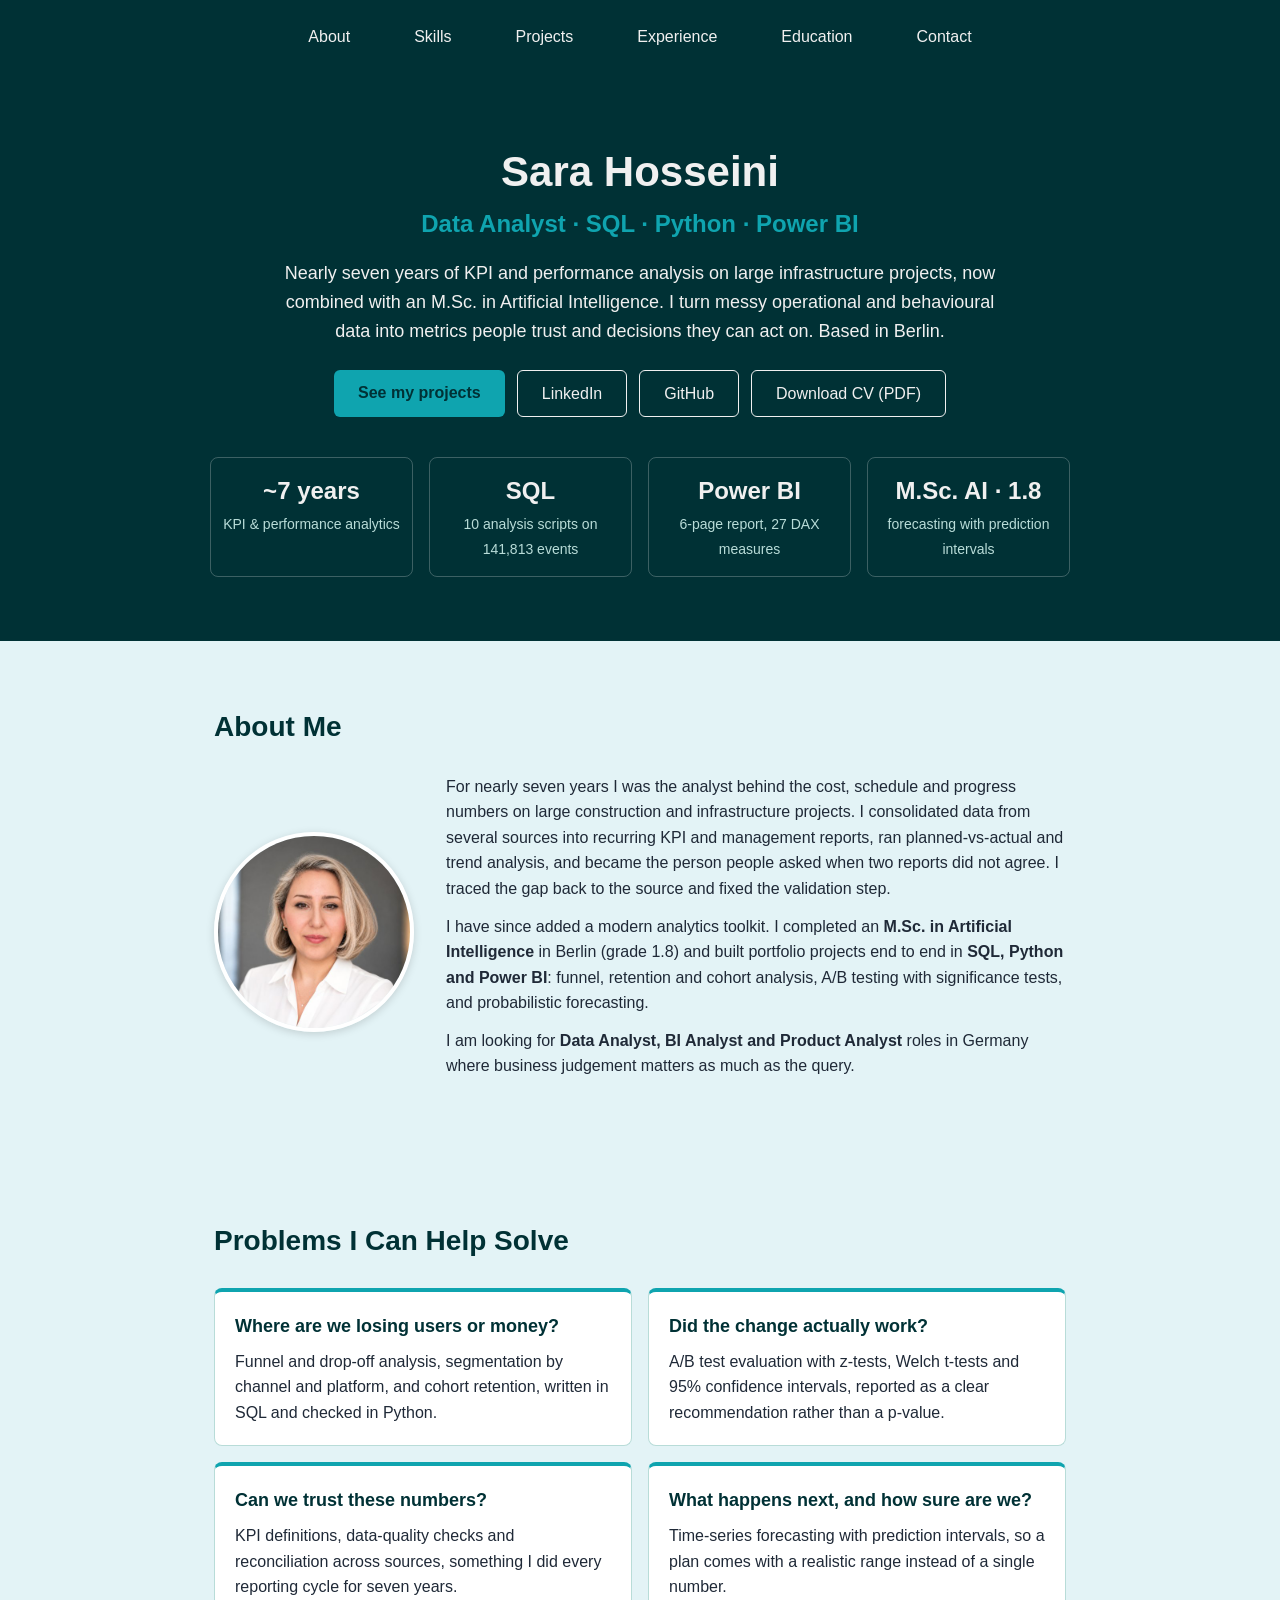
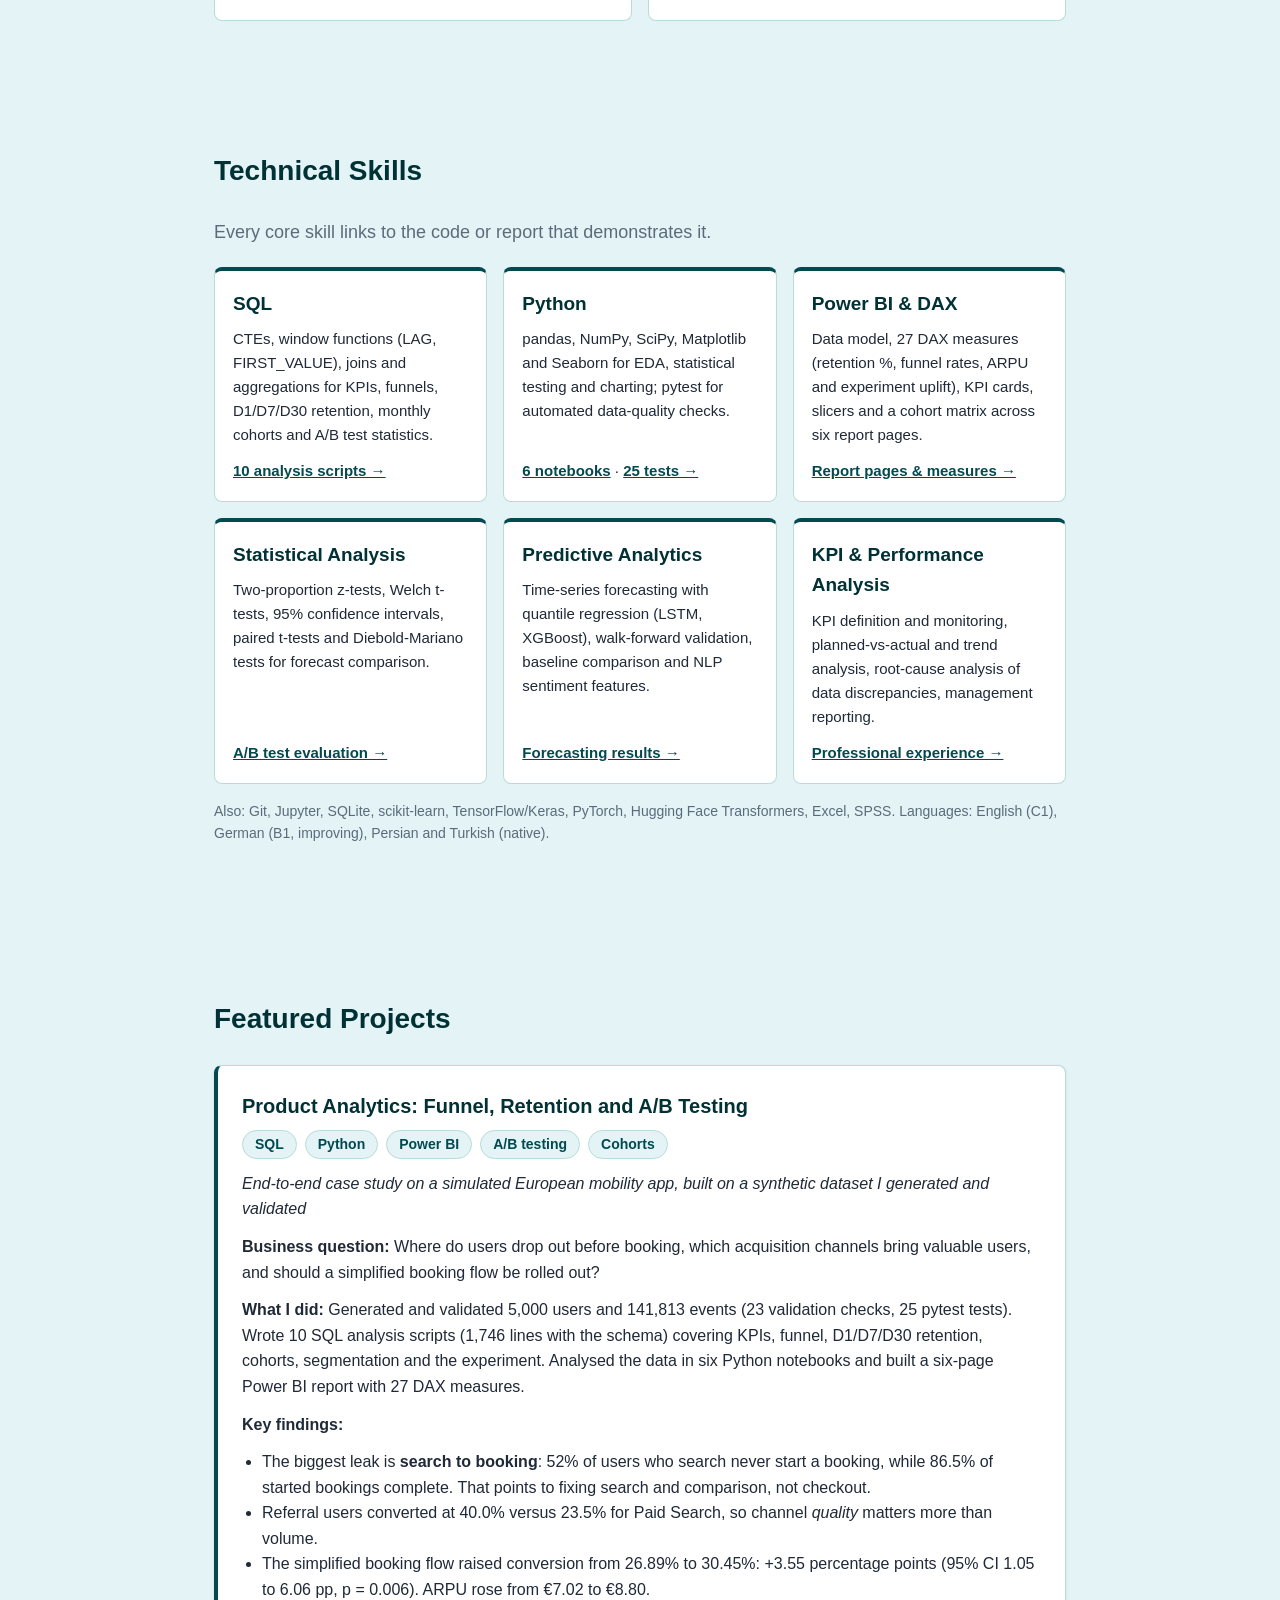
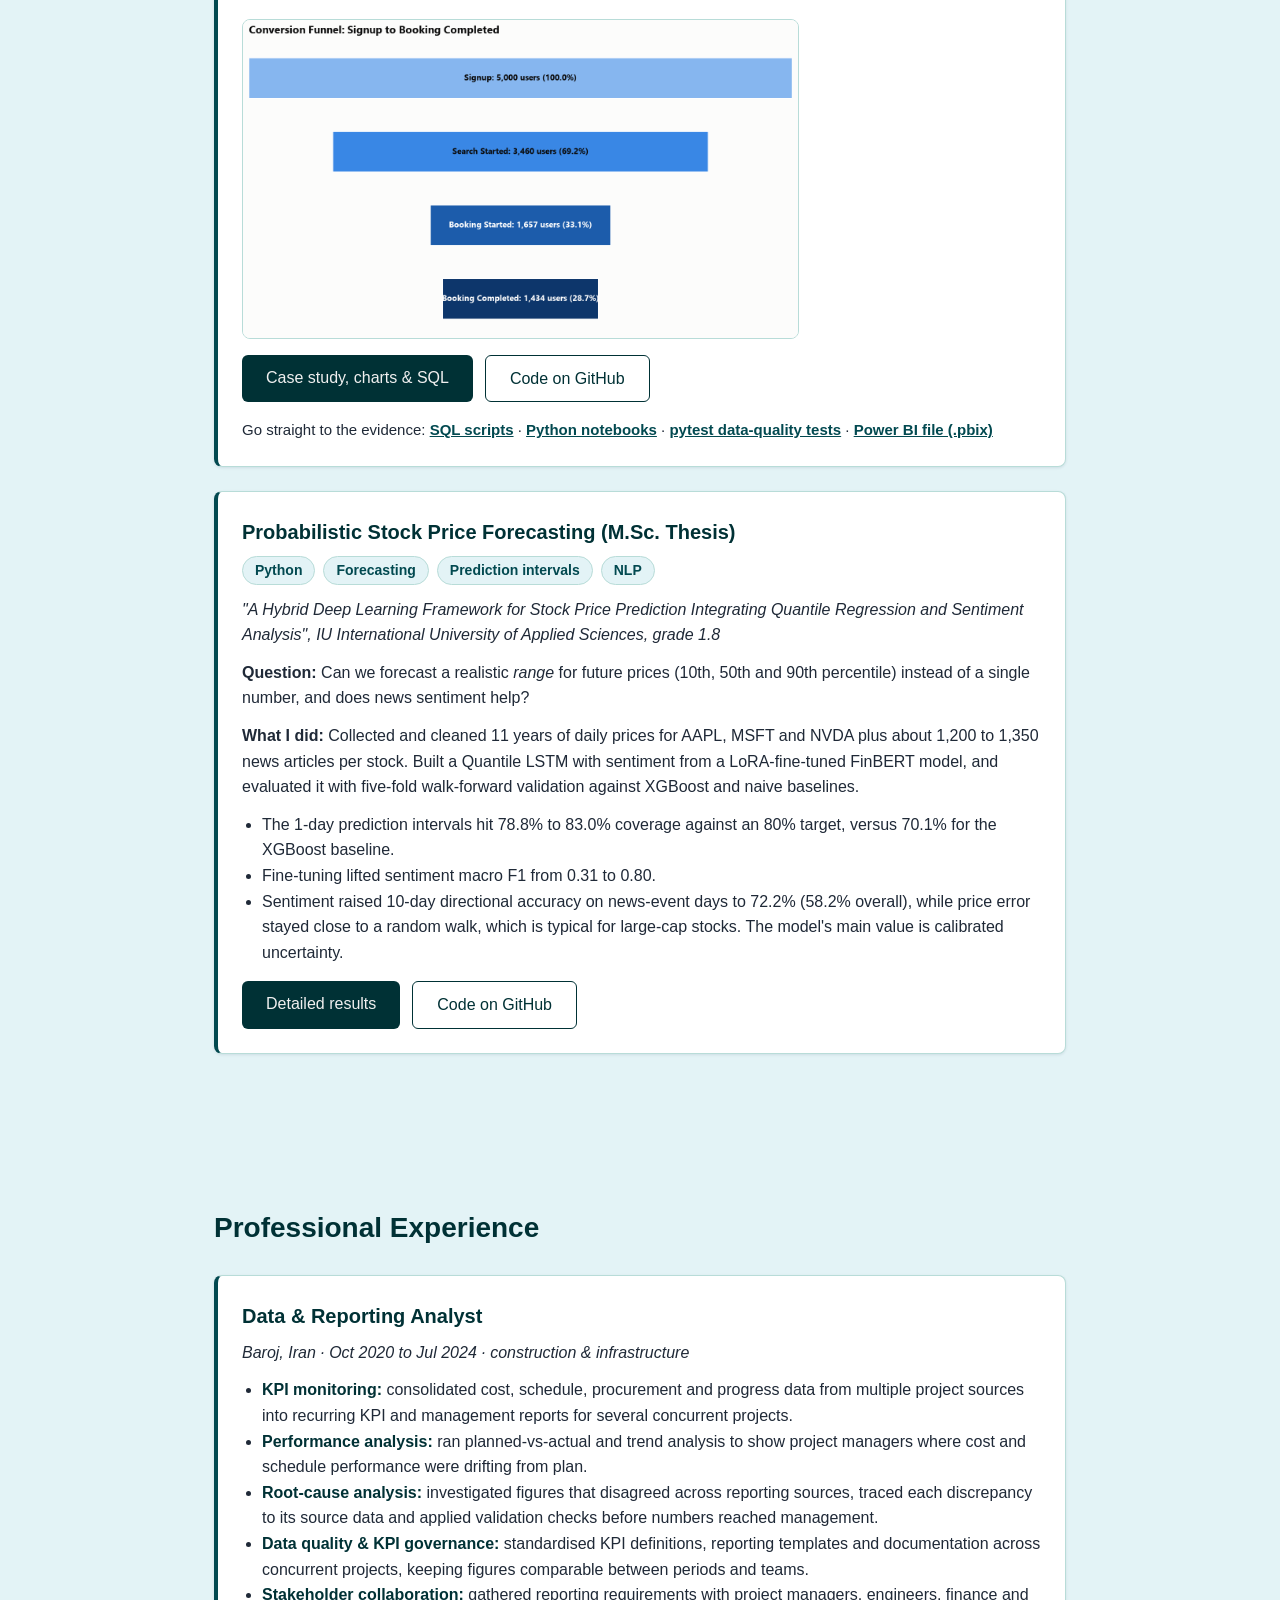
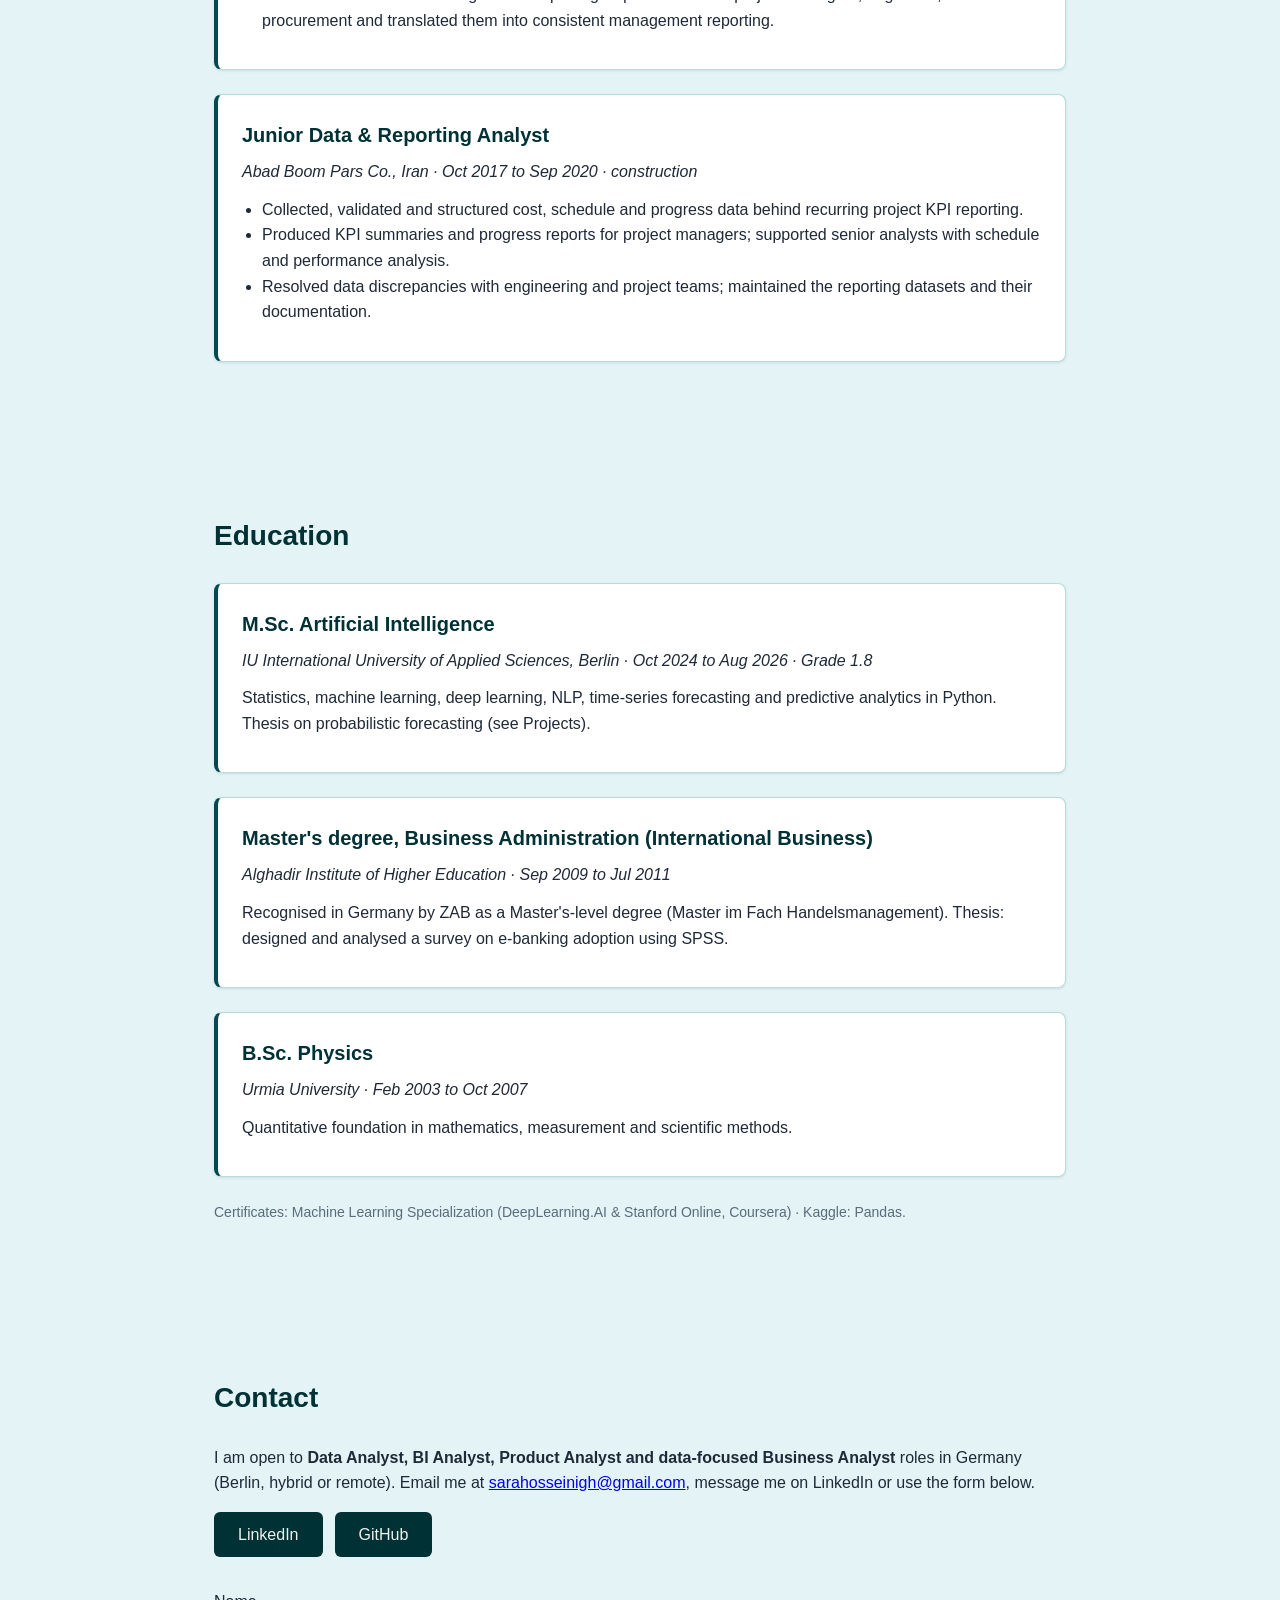
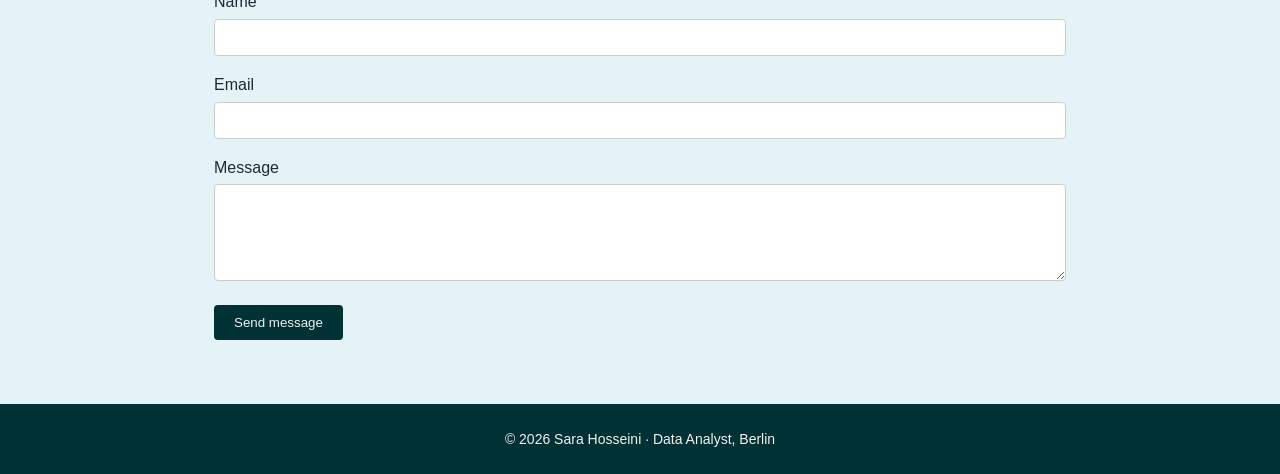
<file: index.html>
<!DOCTYPE html>
<html lang="en">
<head>
    <meta charset="UTF-8">
    <meta name="viewport" content="width=device-width, initial-scale=1.0">
    <title>Sara Hosseini | Data Analyst (SQL, Python, Power BI) | Berlin</title>
    <meta name="description" content="Sara Hosseini, Data Analyst in Berlin. Seven years of KPI and performance analysis plus an M.Sc. in Artificial Intelligence. Portfolio: SQL, Python and Power BI product analytics (funnel, retention, A/B testing) and time-series forecasting.">
    <meta name="keywords" content="Data Analyst Berlin, Business Intelligence Analyst, Product Analyst, SQL, Python, Power BI, A/B Testing, Cohort Analysis, KPI Analysis, Forecasting, Germany">
    <meta name="author" content="Sara Hosseini">
    <link rel="canonical" href="https://sara-hosseini.github.io/">

    <meta property="og:type" content="profile">
    <meta property="og:title" content="Sara Hosseini | Data Analyst (SQL, Python, Power BI)">
    <meta property="og:description" content="Seven years of KPI and performance analysis, M.Sc. AI. Portfolio: product analytics in SQL, Python and Power BI, and probabilistic forecasting.">
    <meta property="og:url" content="https://sara-hosseini.github.io/">
    <meta property="og:image" content="https://sara-hosseini.github.io/assets/images/33_executive_kpi_tiles.png">
    <meta name="twitter:card" content="summary_large_image">

    <link rel="icon" href="data:image/svg+xml,%3Csvg xmlns='http://www.w3.org/2000/svg' viewBox='0 0 32 32'%3E%3Crect width='32' height='32' rx='6' fill='%23003135'/%3E%3Ctext x='16' y='22' font-family='Arial' font-size='16' font-weight='bold' fill='%230fa4af' text-anchor='middle'%3ESH%3C/text%3E%3C/svg%3E">
    <link rel="stylesheet" href="css/style.css?v=3">

    <script type="application/ld+json">
    {
      "@context": "https://schema.org",
      "@type": "Person",
      "name": "Sara Hosseini",
      "jobTitle": "Data Analyst",
      "url": "https://sara-hosseini.github.io/",
      "address": { "@type": "PostalAddress", "addressLocality": "Berlin", "addressCountry": "DE" },
      "alumniOf": "IU International University of Applied Sciences",
      "knowsAbout": ["SQL", "Python", "Power BI", "Data Analysis", "Business Intelligence", "A/B Testing", "Cohort Analysis", "KPI Analysis", "Time-Series Forecasting"],
      "sameAs": ["https://www.linkedin.com/in/sara-hosseini-analyst/", "https://github.com/Sara-Hosseini"]
    }
    </script>
</head>

<body>
    <a class="skip-link" href="#main">Skip to content</a>
    <header>
        <nav aria-label="Main">
            <ul>
                <li><a href="#about">About</a></li>
                <li><a href="#skills">Skills</a></li>
                <li><a href="#projects">Projects</a></li>
                <li><a href="#experience">Experience</a></li>
                <li><a href="#education">Education</a></li>
                <li><a href="#contact">Contact</a></li>
            </ul>
        </nav>
    </header>

    <main id="main">
    <section id="hero">
        <h1>Sara Hosseini</h1>
        <p class="hero-title">Data Analyst · SQL · Python · Power&nbsp;BI</p>
        <p class="hero-sub">Nearly seven years of KPI and performance analysis on large infrastructure projects, now combined with an M.Sc. in Artificial Intelligence. I turn messy operational and behavioural data into metrics people trust and decisions they can act on. Based in Berlin.</p>
        <div class="btn-group hero-cta">
            <a class="btn btn-accent" href="#projects">See my projects</a>
            <a class="btn btn-outline" href="https://www.linkedin.com/in/sara-hosseini-analyst/" target="_blank" rel="noopener noreferrer">LinkedIn</a>
            <a class="btn btn-outline" href="https://github.com/Sara-Hosseini" target="_blank" rel="noopener noreferrer">GitHub</a>
            <a class="btn btn-outline" href="assets/Sara-Hosseini-CV.pdf" download>Download CV (PDF)</a>
        </div>
        <ul class="stats" aria-label="At a glance">
            <li><a href="#experience"><strong>~7 years</strong><span>KPI &amp; performance analytics</span></a></li>
            <li><a href="project-analytics.html#sql"><strong>SQL</strong><span>10 analysis scripts on 141,813 events</span></a></li>
            <li><a href="project-analytics.html#powerbi"><strong>Power BI</strong><span>6-page report, 27 DAX measures</span></a></li>
            <li><a href="project-thesis.html"><strong>M.Sc. AI · 1.8</strong><span>forecasting with prediction intervals</span></a></li>
        </ul>
    </section>

    <section id="about">
    <h2>About Me</h2>
    <div class="about-layout">
        <img class="profile-photo" src="assets/images/sara-hosseini.jpg" alt="Portrait of Sara Hosseini" width="200" height="200">
        <div>
            <p>For nearly seven years I was the analyst behind the cost, schedule and progress numbers on large construction and infrastructure projects. I consolidated data from several sources into recurring KPI and management reports, ran planned-vs-actual and trend analysis, and became the person people asked when two reports did not agree. I traced the gap back to the source and fixed the validation step.</p>
            <p>I have since added a modern analytics toolkit. I completed an <strong>M.Sc. in Artificial Intelligence</strong> in Berlin (grade 1.8) and built portfolio projects end to end in <strong>SQL, Python and Power BI</strong>: funnel, retention and cohort analysis, A/B testing with significance tests, and probabilistic forecasting.</p>
            <p>I am looking for <strong>Data Analyst, BI Analyst and Product Analyst</strong> roles in Germany where business judgement matters as much as the query.</p>
        </div>
    </div>
    </section>

    <section id="value">
        <h2>Problems I Can Help Solve</h2>
        <div class="cards">
            <article class="card">
                <h3>Where are we losing users or money?</h3>
                <p>Funnel and drop-off analysis, segmentation by channel and platform, and cohort retention, written in SQL and checked in Python.</p>
            </article>
            <article class="card">
                <h3>Did the change actually work?</h3>
                <p>A/B test evaluation with z-tests, Welch t-tests and 95% confidence intervals, reported as a clear recommendation rather than a p-value.</p>
            </article>
            <article class="card">
                <h3>Can we trust these numbers?</h3>
                <p>KPI definitions, data-quality checks and reconciliation across sources, something I did every reporting cycle for seven years.</p>
            </article>
            <article class="card">
                <h3>What happens next, and how sure are we?</h3>
                <p>Time-series forecasting with prediction intervals, so a plan comes with a realistic range instead of a single number.</p>
            </article>
        </div>
    </section>

    <section id="skills">
        <h2>Technical Skills</h2>
        <p class="lead">Every core skill links to the code or report that demonstrates it.</p>
        <div class="skill-cards">
            <article class="skill-card">
                <h3>SQL</h3>
                <p>CTEs, window functions (LAG, FIRST_VALUE), joins and aggregations for KPIs, funnels, D1/D7/D30 retention, monthly cohorts and A/B test statistics.</p>
                <p class="card-links"><a href="https://github.com/Sara-Hosseini/product-analytics-case-study/tree/main/sql" target="_blank" rel="noopener noreferrer">10 analysis scripts →</a></p>
            </article>
            <article class="skill-card">
                <h3>Python</h3>
                <p>pandas, NumPy, SciPy, Matplotlib and Seaborn for EDA, statistical testing and charting; pytest for automated data-quality checks.</p>
                <p class="card-links"><a href="https://github.com/Sara-Hosseini/product-analytics-case-study/tree/main/notebooks" target="_blank" rel="noopener noreferrer">6 notebooks</a> · <a href="https://github.com/Sara-Hosseini/product-analytics-case-study/tree/main/tests" target="_blank" rel="noopener noreferrer">25 tests →</a></p>
            </article>
            <article class="skill-card">
                <h3>Power BI &amp; DAX</h3>
                <p>Data model, 27 DAX measures (retention %, funnel rates, ARPU and experiment uplift), KPI cards, slicers and a cohort matrix across six report pages.</p>
                <p class="card-links"><a href="project-analytics.html#powerbi">Report pages &amp; measures →</a></p>
            </article>
            <article class="skill-card">
                <h3>Statistical Analysis</h3>
                <p>Two-proportion z-tests, Welch t-tests, 95% confidence intervals, paired t-tests and Diebold-Mariano tests for forecast comparison.</p>
                <p class="card-links"><a href="project-analytics.html#experiment">A/B test evaluation →</a></p>
            </article>
            <article class="skill-card">
                <h3>Predictive Analytics</h3>
                <p>Time-series forecasting with quantile regression (LSTM, XGBoost), walk-forward validation, baseline comparison and NLP sentiment features.</p>
                <p class="card-links"><a href="project-thesis.html">Forecasting results →</a></p>
            </article>
            <article class="skill-card">
                <h3>KPI &amp; Performance Analysis</h3>
                <p>KPI definition and monitoring, planned-vs-actual and trend analysis, root-cause analysis of data discrepancies, management reporting.</p>
                <p class="card-links"><a href="#experience">Professional experience →</a></p>
            </article>
        </div>
        <p class="note">Also: Git, Jupyter, SQLite, scikit-learn, TensorFlow/Keras, PyTorch, Hugging Face Transformers, Excel, SPSS. Languages: English (C1), German (B1, improving), Persian and Turkish (native).</p>
    </section>

    <section id="projects">
        <h2>Featured Projects</h2>

        <article class="project">
            <h3>Product Analytics: Funnel, Retention and A/B Testing</h3>
            <p class="tags"><span>SQL</span><span>Python</span><span>Power BI</span><span>A/B testing</span><span>Cohorts</span></p>
            <p><em>End-to-end case study on a simulated European mobility app, built on a synthetic dataset I generated and validated</em></p>
            <p><strong>Business question:</strong> Where do users drop out before booking, which acquisition channels bring valuable users, and should a simplified booking flow be rolled out?</p>
            <p><strong>What I did:</strong> Generated and validated 5,000 users and 141,813 events (23 validation checks, 25 pytest tests). Wrote 10 SQL analysis scripts (1,746 lines with the schema) covering KPIs, funnel, D1/D7/D30 retention, cohorts, segmentation and the experiment. Analysed the data in six Python notebooks and built a six-page Power BI report with 27 DAX measures.</p>
            <p><strong>Key findings:</strong></p>
            <ul>
                <li>The biggest leak is <strong>search to booking</strong>: 52% of users who search never start a booking, while 86.5% of started bookings complete. That points to fixing search and comparison, not checkout.</li>
                <li>Referral users converted at 40.0% versus 23.5% for Paid Search, so channel <em>quality</em> matters more than volume.</li>
                <li>The simplified booking flow raised conversion from 26.89% to 30.45%: +3.55 percentage points (95% CI 1.05 to 6.06 pp, p = 0.006). ARPU rose from €7.02 to €8.80.</li>
            </ul>
            <figure class="inline-figure">
                <img src="assets/images/23_conversion_funnel.png" alt="Conversion funnel: 5,000 signups, 3,460 started a search (69.2%), 1,657 started a booking (33.1%), 1,434 completed a booking (28.7%)" loading="lazy" width="1410" height="808">
            </figure>
            <div class="btn-group">
                <a class="btn" href="project-analytics.html">Case study, charts &amp; SQL</a>
                <a class="btn btn-secondary" href="https://github.com/Sara-Hosseini/product-analytics-case-study" target="_blank" rel="noopener noreferrer">Code on GitHub</a>
            </div>
            <p class="evidence">Go straight to the evidence:
                <a href="https://github.com/Sara-Hosseini/product-analytics-case-study/tree/main/sql" target="_blank" rel="noopener noreferrer">SQL scripts</a> ·
                <a href="https://github.com/Sara-Hosseini/product-analytics-case-study/tree/main/notebooks" target="_blank" rel="noopener noreferrer">Python notebooks</a> ·
                <a href="https://github.com/Sara-Hosseini/product-analytics-case-study/blob/main/tests/test_data_quality.py" target="_blank" rel="noopener noreferrer">pytest data-quality tests</a> ·
                <a href="https://github.com/Sara-Hosseini/product-analytics-case-study/tree/main/dashboard" target="_blank" rel="noopener noreferrer">Power BI file (.pbix)</a>
            </p>
        </article>

        <article class="project">
            <h3>Probabilistic Stock Price Forecasting (M.Sc. Thesis)</h3>
            <p class="tags"><span>Python</span><span>Forecasting</span><span>Prediction intervals</span><span>NLP</span></p>
            <p><em>"A Hybrid Deep Learning Framework for Stock Price Prediction Integrating Quantile Regression and Sentiment Analysis", IU International University of Applied Sciences, grade 1.8</em></p>
            <p><strong>Question:</strong> Can we forecast a realistic <em>range</em> for future prices (10th, 50th and 90th percentile) instead of a single number, and does news sentiment help?</p>
            <p><strong>What I did:</strong> Collected and cleaned 11 years of daily prices for AAPL, MSFT and NVDA plus about 1,200 to 1,350 news articles per stock. Built a Quantile LSTM with sentiment from a LoRA-fine-tuned FinBERT model, and evaluated it with five-fold walk-forward validation against XGBoost and naive baselines.</p>
            <ul>
                <li>The 1-day prediction intervals hit 78.8% to 83.0% coverage against an 80% target, versus 70.1% for the XGBoost baseline.</li>
                <li>Fine-tuning lifted sentiment macro F1 from 0.31 to 0.80.</li>
                <li>Sentiment raised 10-day directional accuracy on news-event days to 72.2% (58.2% overall), while price error stayed close to a random walk, which is typical for large-cap stocks. The model's main value is calibrated uncertainty.</li>
            </ul>
            <div class="btn-group">
                <a class="btn" href="project-thesis.html">Detailed results</a>
                <a class="btn btn-secondary" href="https://github.com/Sara-Hosseini/financial-time-series-forecasting" target="_blank" rel="noopener noreferrer">Code on GitHub</a>
            </div>
        </article>
    </section>

    <section id="experience">
        <h2>Professional Experience</h2>
        <article class="experience">
            <h3>Data &amp; Reporting Analyst</h3>
            <p><em>Baroj, Iran · Oct 2020 to Jul 2024 · construction &amp; infrastructure</em></p>
            <ul>
                <li><strong>KPI monitoring:</strong> consolidated cost, schedule, procurement and progress data from multiple project sources into recurring KPI and management reports for several concurrent projects.</li>
                <li><strong>Performance analysis:</strong> ran planned-vs-actual and trend analysis to show project managers where cost and schedule performance were drifting from plan.</li>
                <li><strong>Root-cause analysis:</strong> investigated figures that disagreed across reporting sources, traced each discrepancy to its source data and applied validation checks before numbers reached management.</li>
                <li><strong>Data quality &amp; KPI governance:</strong> standardised KPI definitions, reporting templates and documentation across concurrent projects, keeping figures comparable between periods and teams.</li>
                <li><strong>Stakeholder collaboration:</strong> gathered reporting requirements with project managers, engineers, finance and procurement and translated them into consistent management reporting.</li>
            </ul>
        </article>

        <article class="experience">
            <h3>Junior Data &amp; Reporting Analyst</h3>
            <p><em>Abad Boom Pars Co., Iran · Oct 2017 to Sep 2020 · construction</em></p>
            <ul>
                <li>Collected, validated and structured cost, schedule and progress data behind recurring project KPI reporting.</li>
                <li>Produced KPI summaries and progress reports for project managers; supported senior analysts with schedule and performance analysis.</li>
                <li>Resolved data discrepancies with engineering and project teams; maintained the reporting datasets and their documentation.</li>
            </ul>
        </article>
    </section>

    <section id="education">
        <h2>Education</h2>

        <article class="education">
            <h3>M.Sc. Artificial Intelligence</h3>
            <p><em>IU International University of Applied Sciences, Berlin · Oct 2024 to Aug 2026 · Grade 1.8</em></p>
            <p>Statistics, machine learning, deep learning, NLP, time-series forecasting and predictive analytics in Python. Thesis on probabilistic forecasting (see Projects).</p>
        </article>

        <article class="education">
            <h3>Master's degree, Business Administration (International Business)</h3>
            <p><em>Alghadir Institute of Higher Education · Sep 2009 to Jul 2011</em></p>
            <p>Recognised in Germany by ZAB as a Master's-level degree (Master im Fach Handelsmanagement). Thesis: designed and analysed a survey on e-banking adoption using SPSS.</p>
        </article>

        <article class="education">
            <h3>B.Sc. Physics</h3>
            <p><em>Urmia University · Feb 2003 to Oct 2007</em></p>
            <p>Quantitative foundation in mathematics, measurement and scientific methods.</p>
        </article>

        <p class="note">Certificates: Machine Learning Specialization (DeepLearning.AI &amp; Stanford Online, Coursera) · Kaggle: Pandas.</p>
    </section>

    <section id="contact">
        <h2>Contact</h2>
        <p>I am open to <strong>Data Analyst, BI Analyst, Product Analyst and data-focused Business Analyst</strong> roles in Germany (Berlin, hybrid or remote). Email me at <a href="mailto:sarahosseinigh@gmail.com">sarahosseinigh@gmail.com</a>, message me on LinkedIn or use the form below.</p>

        <div class="btn-group">
            <a class="btn" href="https://www.linkedin.com/in/sara-hosseini-analyst/" target="_blank" rel="noopener noreferrer">LinkedIn</a>
            <a class="btn" href="https://github.com/Sara-Hosseini" target="_blank" rel="noopener noreferrer">GitHub</a>
        </div>

        <form action="https://formspree.io/f/maeqbkwn" method="POST">
            <label for="name">Name</label>
            <input type="text" id="name" name="name" autocomplete="name" required>

            <label for="email">Email</label>
            <input type="email" id="email" name="email" autocomplete="email" required>

            <label for="message">Message</label>
            <textarea id="message" name="message" rows="5" required></textarea>

            <input type="submit" value="Send message">
        </form>
    </section>
    </main>

    <footer>
        <p>© 2026 Sara Hosseini · Data Analyst, Berlin</p>
    </footer>

    <script src="js/main.js"></script>
</body>
</html>
</file>
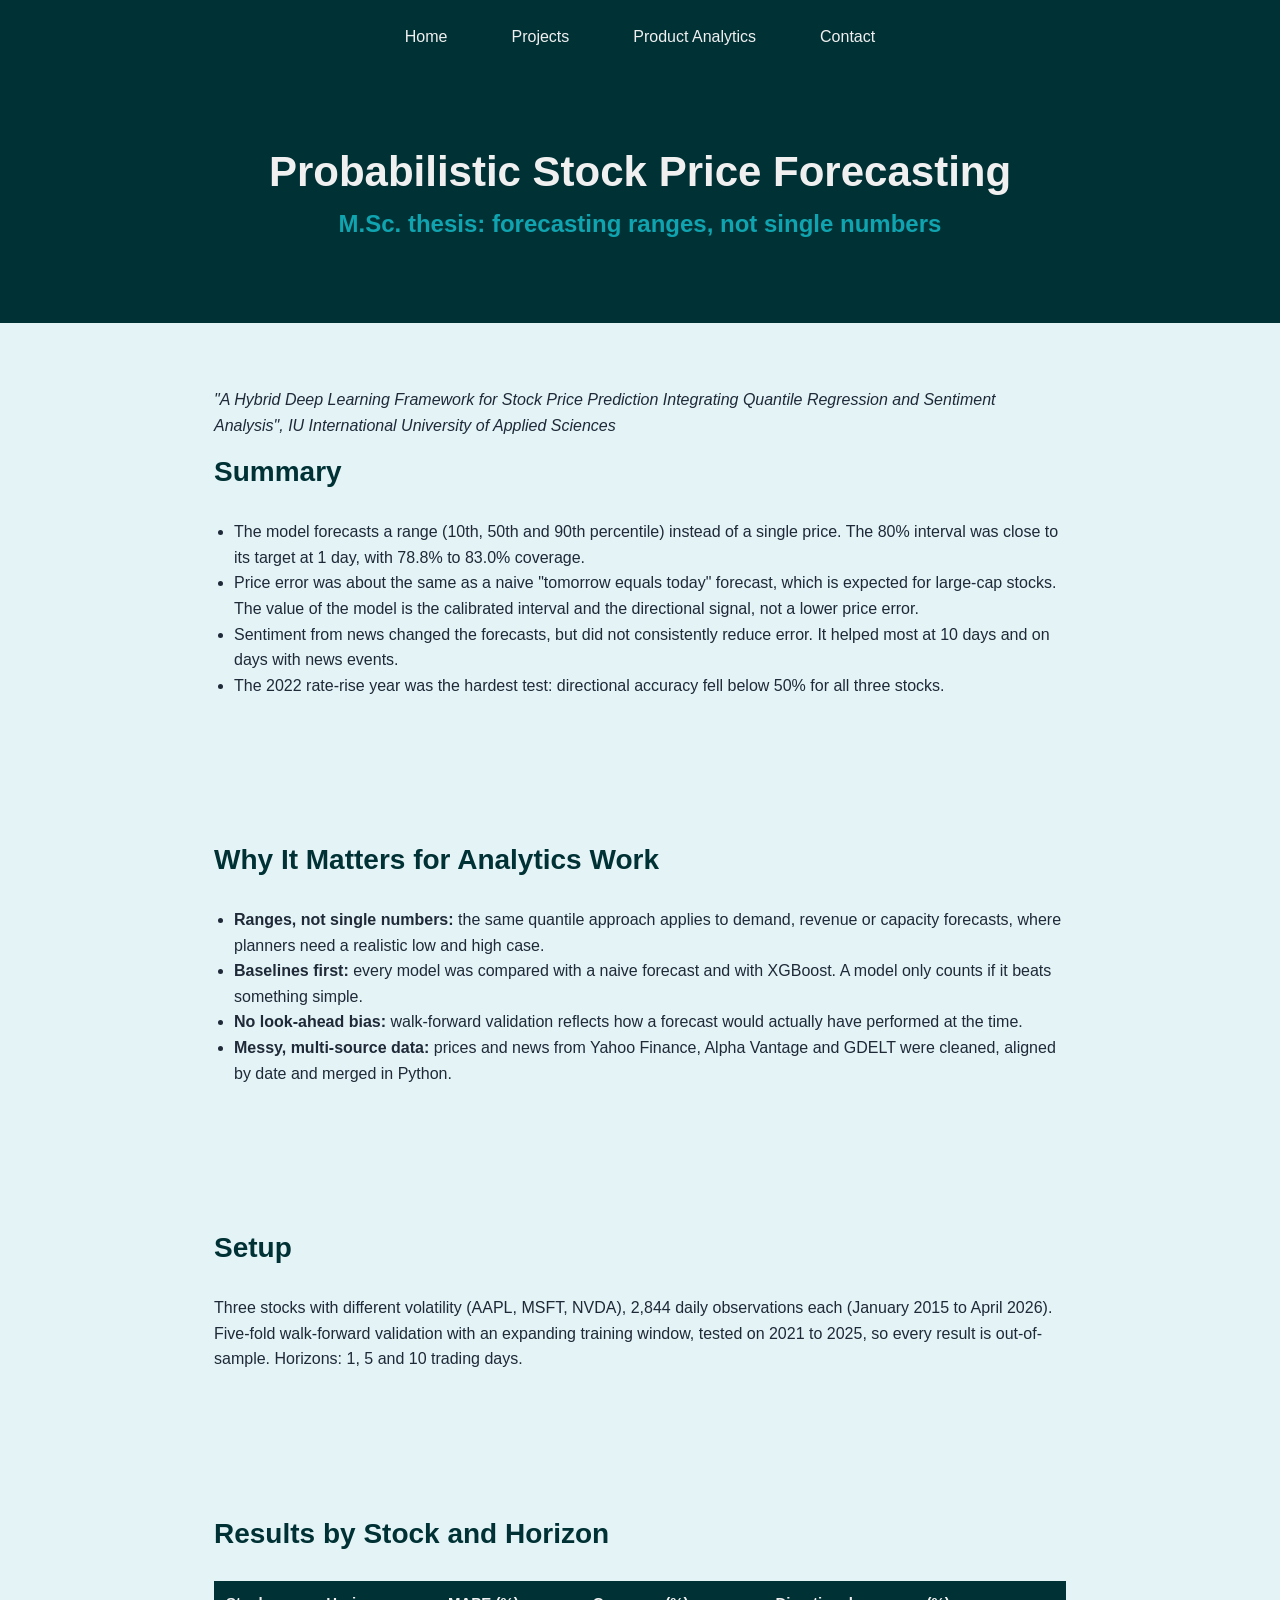
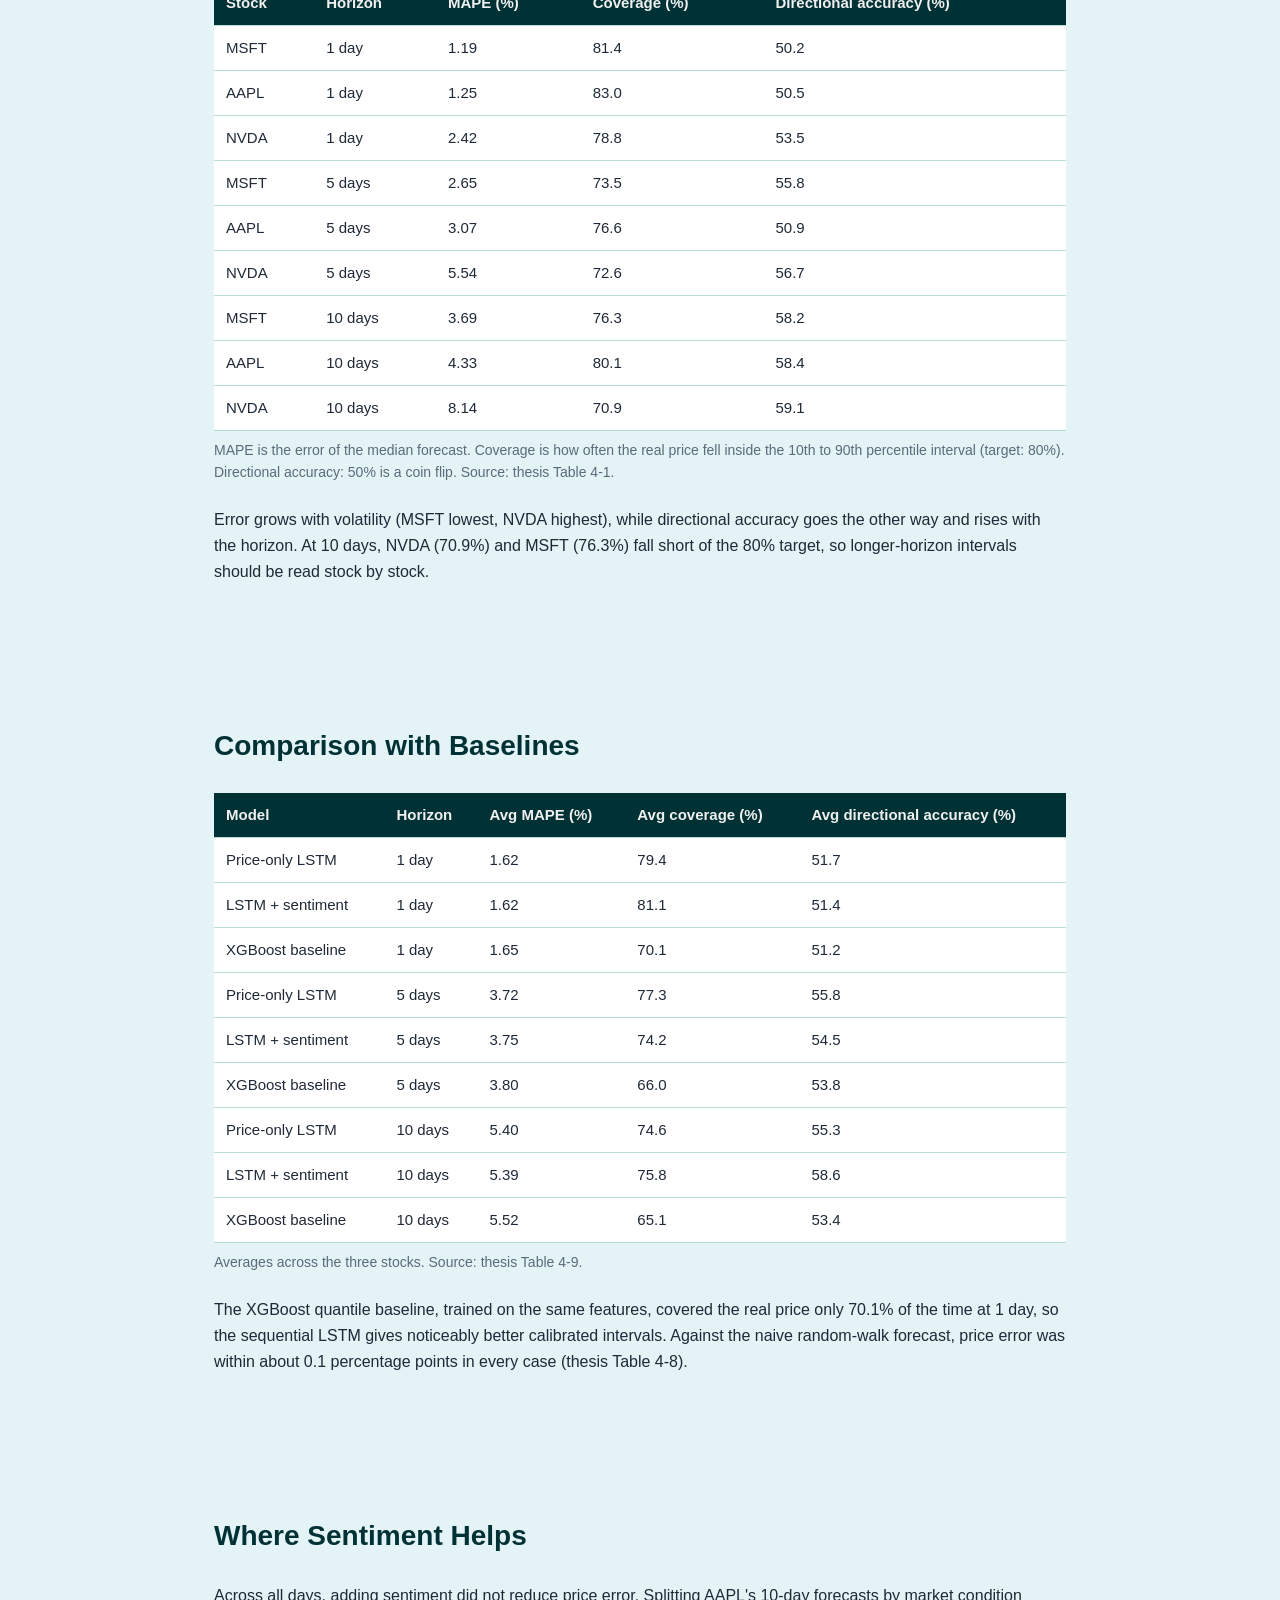
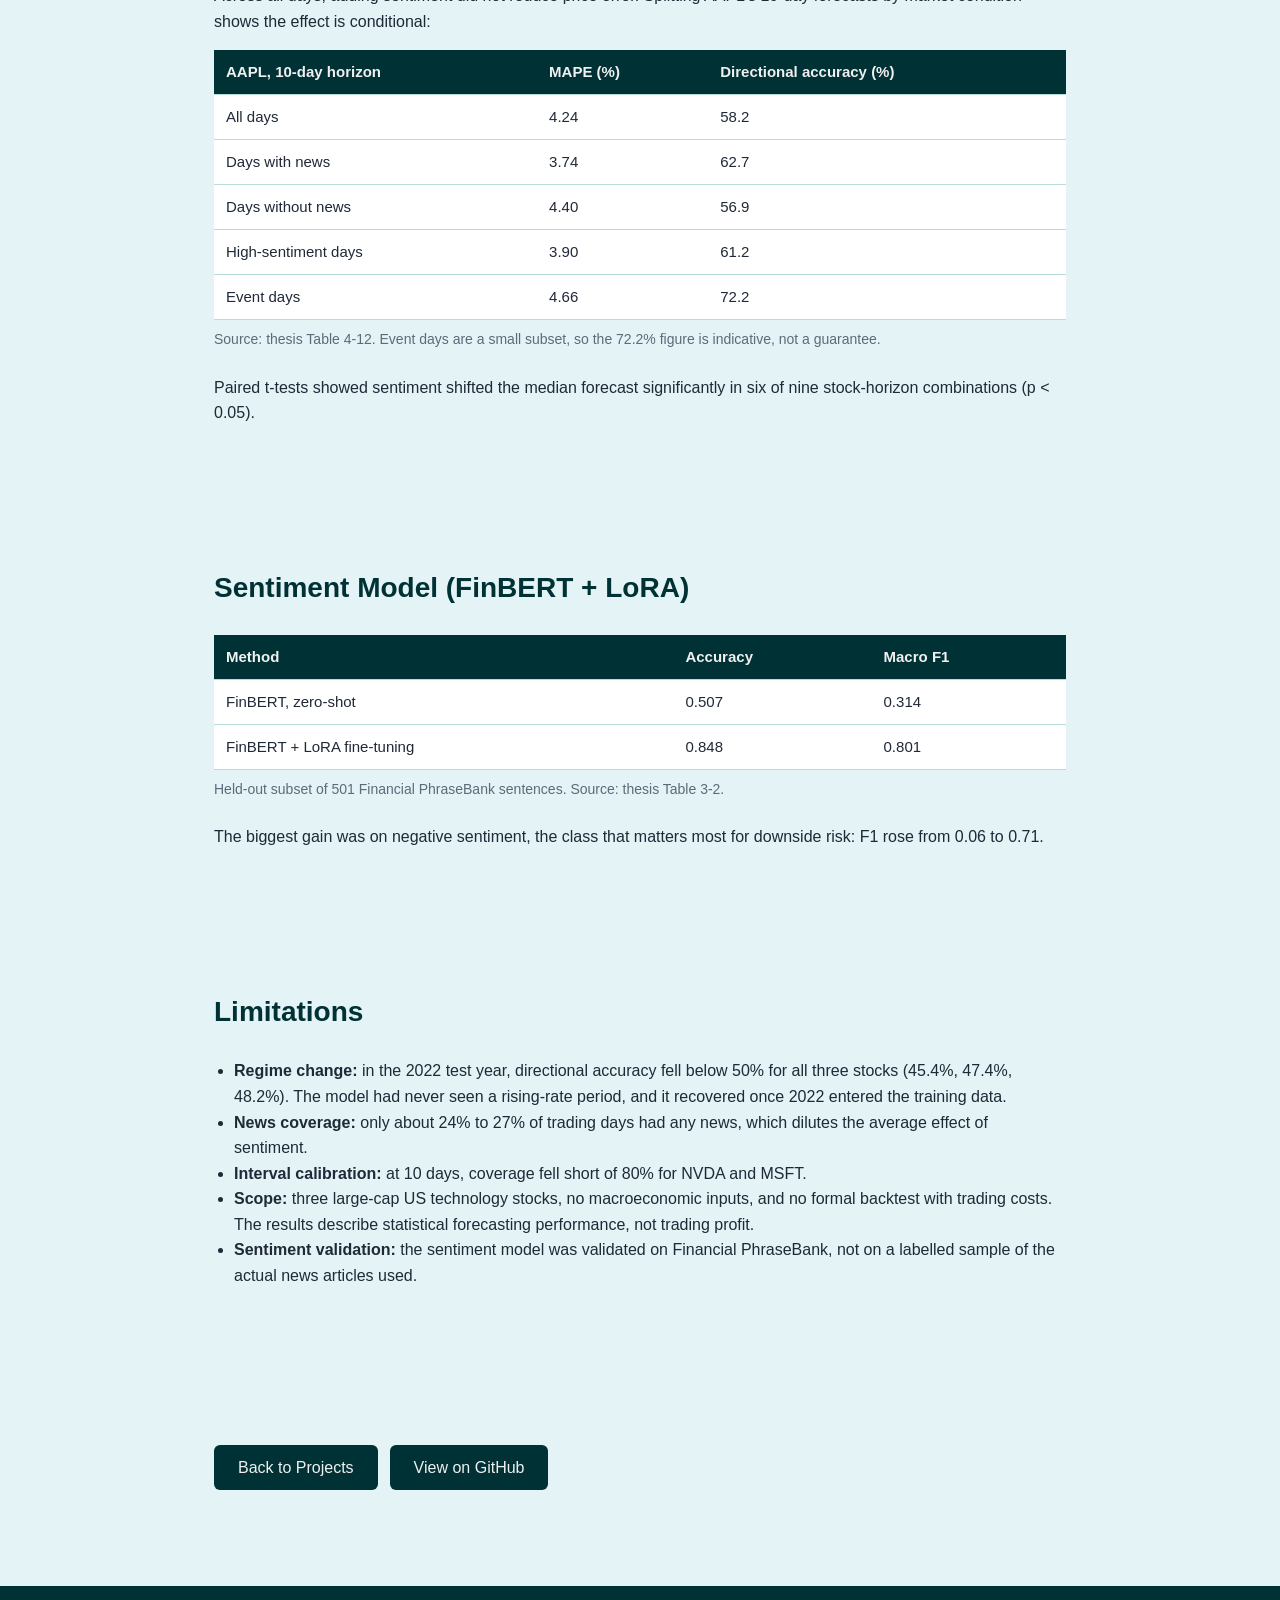
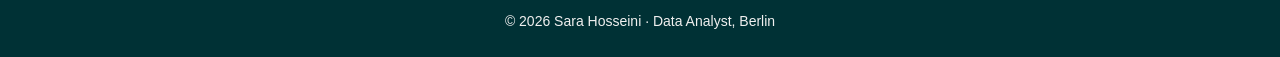
<file: project-thesis.html>
<!DOCTYPE html>
<html lang="en">
<head>
    <meta charset="UTF-8">
    <meta name="viewport" content="width=device-width, initial-scale=1.0">
    <title>Probabilistic Forecasting Thesis Results | Sara Hosseini</title>
    <meta name="description" content="M.Sc. AI thesis by Sara Hosseini: probabilistic stock price forecasting with a Quantile LSTM and FinBERT sentiment, evaluated with walk-forward validation against XGBoost and naive baselines.">
    <link rel="canonical" href="https://sara-hosseini.github.io/project-thesis.html">
    <link rel="icon" href="data:image/svg+xml,%3Csvg xmlns='http://www.w3.org/2000/svg' viewBox='0 0 32 32'%3E%3Crect width='32' height='32' rx='6' fill='%23003135'/%3E%3Ctext x='16' y='22' font-family='Arial' font-size='16' font-weight='bold' fill='%230fa4af' text-anchor='middle'%3ESH%3C/text%3E%3C/svg%3E">
    <link rel="stylesheet" href="css/style.css?v=3">
</head>

<body>
    <a class="skip-link" href="#main">Skip to content</a>
    <header>
        <nav aria-label="Main">
            <ul>
                <li><a href="index.html">Home</a></li>
                <li><a href="index.html#projects">Projects</a></li>
                <li><a href="project-analytics.html">Product Analytics</a></li>
                <li><a href="index.html#contact">Contact</a></li>
            </ul>
        </nav>
    </header>

    <main id="main">
    <section id="hero">
        <h1>Probabilistic Stock Price Forecasting</h1>
        <p class="hero-title">M.Sc. thesis: forecasting ranges, not single numbers</p>
    </section>

    <section>
        <p><em>"A Hybrid Deep Learning Framework for Stock Price Prediction Integrating Quantile Regression and Sentiment Analysis", IU International University of Applied Sciences</em></p>

        <h2>Summary</h2>
        <ul class="bullets">
            <li>The model forecasts a range (10th, 50th and 90th percentile) instead of a single price. The 80% interval was close to its target at 1 day, with 78.8% to 83.0% coverage.</li>
            <li>Price error was about the same as a naive "tomorrow equals today" forecast, which is expected for large-cap stocks. The value of the model is the calibrated interval and the directional signal, not a lower price error.</li>
            <li>Sentiment from news changed the forecasts, but did not consistently reduce error. It helped most at 10 days and on days with news events.</li>
            <li>The 2022 rate-rise year was the hardest test: directional accuracy fell below 50% for all three stocks.</li>
        </ul>
    </section>

    <section>
        <h2>Why It Matters for Analytics Work</h2>
        <ul class="bullets">
            <li><strong>Ranges, not single numbers:</strong> the same quantile approach applies to demand, revenue or capacity forecasts, where planners need a realistic low and high case.</li>
            <li><strong>Baselines first:</strong> every model was compared with a naive forecast and with XGBoost. A model only counts if it beats something simple.</li>
            <li><strong>No look-ahead bias:</strong> walk-forward validation reflects how a forecast would actually have performed at the time.</li>
            <li><strong>Messy, multi-source data:</strong> prices and news from Yahoo Finance, Alpha Vantage and GDELT were cleaned, aligned by date and merged in Python.</li>
        </ul>
    </section>

    <section>
        <h2>Setup</h2>
        <p>Three stocks with different volatility (AAPL, MSFT, NVDA), 2,844 daily observations each (January 2015 to April 2026). Five-fold walk-forward validation with an expanding training window, tested on 2021 to 2025, so every result is out-of-sample. Horizons: 1, 5 and 10 trading days.</p>
    </section>

    <section>
        <h2>Results by Stock and Horizon</h2>
        <div class="table-wrap" tabindex="0">
            <table>
                <thead>
                    <tr><th>Stock</th><th>Horizon</th><th>MAPE (%)</th><th>Coverage (%)</th><th>Directional accuracy (%)</th></tr>
                </thead>
                <tbody>
                    <tr><td>MSFT</td><td>1 day</td><td>1.19</td><td>81.4</td><td>50.2</td></tr>
                    <tr><td>AAPL</td><td>1 day</td><td>1.25</td><td>83.0</td><td>50.5</td></tr>
                    <tr><td>NVDA</td><td>1 day</td><td>2.42</td><td>78.8</td><td>53.5</td></tr>
                    <tr><td>MSFT</td><td>5 days</td><td>2.65</td><td>73.5</td><td>55.8</td></tr>
                    <tr><td>AAPL</td><td>5 days</td><td>3.07</td><td>76.6</td><td>50.9</td></tr>
                    <tr><td>NVDA</td><td>5 days</td><td>5.54</td><td>72.6</td><td>56.7</td></tr>
                    <tr><td>MSFT</td><td>10 days</td><td>3.69</td><td>76.3</td><td>58.2</td></tr>
                    <tr><td>AAPL</td><td>10 days</td><td>4.33</td><td>80.1</td><td>58.4</td></tr>
                    <tr><td>NVDA</td><td>10 days</td><td>8.14</td><td>70.9</td><td>59.1</td></tr>
                </tbody>
            </table>
        </div>
        <p class="note">MAPE is the error of the median forecast. Coverage is how often the real price fell inside the 10th to 90th percentile interval (target: 80%). Directional accuracy: 50% is a coin flip. Source: thesis Table 4-1.</p>
        <p>Error grows with volatility (MSFT lowest, NVDA highest), while directional accuracy goes the other way and rises with the horizon. At 10 days, NVDA (70.9%) and MSFT (76.3%) fall short of the 80% target, so longer-horizon intervals should be read stock by stock.</p>
    </section>

    <section>
        <h2>Comparison with Baselines</h2>
        <div class="table-wrap" tabindex="0">
            <table>
                <thead>
                    <tr><th>Model</th><th>Horizon</th><th>Avg MAPE (%)</th><th>Avg coverage (%)</th><th>Avg directional accuracy (%)</th></tr>
                </thead>
                <tbody>
                    <tr><td>Price-only LSTM</td><td>1 day</td><td>1.62</td><td>79.4</td><td>51.7</td></tr>
                    <tr><td>LSTM + sentiment</td><td>1 day</td><td>1.62</td><td>81.1</td><td>51.4</td></tr>
                    <tr><td>XGBoost baseline</td><td>1 day</td><td>1.65</td><td>70.1</td><td>51.2</td></tr>
                    <tr><td>Price-only LSTM</td><td>5 days</td><td>3.72</td><td>77.3</td><td>55.8</td></tr>
                    <tr><td>LSTM + sentiment</td><td>5 days</td><td>3.75</td><td>74.2</td><td>54.5</td></tr>
                    <tr><td>XGBoost baseline</td><td>5 days</td><td>3.80</td><td>66.0</td><td>53.8</td></tr>
                    <tr><td>Price-only LSTM</td><td>10 days</td><td>5.40</td><td>74.6</td><td>55.3</td></tr>
                    <tr><td>LSTM + sentiment</td><td>10 days</td><td>5.39</td><td>75.8</td><td>58.6</td></tr>
                    <tr><td>XGBoost baseline</td><td>10 days</td><td>5.52</td><td>65.1</td><td>53.4</td></tr>
                </tbody>
            </table>
        </div>
        <p class="note">Averages across the three stocks. Source: thesis Table 4-9.</p>
        <p>The XGBoost quantile baseline, trained on the same features, covered the real price only 70.1% of the time at 1 day, so the sequential LSTM gives noticeably better calibrated intervals. Against the naive random-walk forecast, price error was within about 0.1 percentage points in every case (thesis Table 4-8).</p>
    </section>

    <section>
        <h2>Where Sentiment Helps</h2>
        <p>Across all days, adding sentiment did not reduce price error. Splitting AAPL's 10-day forecasts by market condition shows the effect is conditional:</p>
        <div class="table-wrap" tabindex="0">
            <table>
                <thead>
                    <tr><th>AAPL, 10-day horizon</th><th>MAPE (%)</th><th>Directional accuracy (%)</th></tr>
                </thead>
                <tbody>
                    <tr><td>All days</td><td>4.24</td><td>58.2</td></tr>
                    <tr><td>Days with news</td><td>3.74</td><td>62.7</td></tr>
                    <tr><td>Days without news</td><td>4.40</td><td>56.9</td></tr>
                    <tr><td>High-sentiment days</td><td>3.90</td><td>61.2</td></tr>
                    <tr><td>Event days</td><td>4.66</td><td>72.2</td></tr>
                </tbody>
            </table>
        </div>
        <p class="note">Source: thesis Table 4-12. Event days are a small subset, so the 72.2% figure is indicative, not a guarantee.</p>
        <p>Paired t-tests showed sentiment shifted the median forecast significantly in six of nine stock-horizon combinations (p &lt; 0.05).</p>
    </section>

    <section>
        <h2>Sentiment Model (FinBERT + LoRA)</h2>
        <div class="table-wrap" tabindex="0">
            <table>
                <thead>
                    <tr><th>Method</th><th>Accuracy</th><th>Macro F1</th></tr>
                </thead>
                <tbody>
                    <tr><td>FinBERT, zero-shot</td><td>0.507</td><td>0.314</td></tr>
                    <tr><td>FinBERT + LoRA fine-tuning</td><td>0.848</td><td>0.801</td></tr>
                </tbody>
            </table>
        </div>
        <p class="note">Held-out subset of 501 Financial PhraseBank sentences. Source: thesis Table 3-2.</p>
        <p>The biggest gain was on negative sentiment, the class that matters most for downside risk: F1 rose from 0.06 to 0.71.</p>
    </section>

    <section>
        <h2>Limitations</h2>
        <ul class="bullets">
            <li><strong>Regime change:</strong> in the 2022 test year, directional accuracy fell below 50% for all three stocks (45.4%, 47.4%, 48.2%). The model had never seen a rising-rate period, and it recovered once 2022 entered the training data.</li>
            <li><strong>News coverage:</strong> only about 24% to 27% of trading days had any news, which dilutes the average effect of sentiment.</li>
            <li><strong>Interval calibration:</strong> at 10 days, coverage fell short of 80% for NVDA and MSFT.</li>
            <li><strong>Scope:</strong> three large-cap US technology stocks, no macroeconomic inputs, and no formal backtest with trading costs. The results describe statistical forecasting performance, not trading profit.</li>
            <li><strong>Sentiment validation:</strong> the sentiment model was validated on Financial PhraseBank, not on a labelled sample of the actual news articles used.</li>
        </ul>
    </section>

    <section>
        <div class="btn-group">
            <a class="btn" href="index.html#projects">Back to Projects</a>
            <a class="btn" href="https://github.com/Sara-Hosseini/financial-time-series-forecasting" target="_blank" rel="noopener noreferrer">View on GitHub</a>
        </div>
    </section>

    </main>

    <footer>
        <p>© 2026 Sara Hosseini · Data Analyst, Berlin</p>
    </footer>

    <script src="js/main.js"></script>
</body>
</html>
</file>
<file: css/style.css>
:root {
  --color-dark: #003135;
  --color-primary: #024950;
  --color-accent: #0fa4af;
  --color-warm: #964734;
  --color-bg-soft: #e3f3f6;
  --color-card: #ffffff;
  --color-text: #1f2937;
  --color-muted: #5b6b7a;
  --color-on-dark: #f0f0f0;
  --color-border: #b8dcd8;
}

html, body {
  margin: 0;
  padding: 0;
}

* {
  margin: 0;
  padding: 0;
  box-sizing: border-box;
}

body {
  font-family: Arial, sans-serif;
  color: var(--color-text);
  line-height: 1.6;
  background-color: var(--color-bg-soft);
}

header {
  background-color: var(--color-dark);
  position: sticky;
  top: 0;
}

nav ul {
  list-style: none;
  display: flex;
  justify-content: center;
  gap: 60px;
  padding: 18px 0;
}

nav a {
  text-decoration: none;
  color: var(--color-on-dark);
}

nav a:hover {
  color: var(--color-accent);
}

#hero {
  text-align: center;
  padding: 100px 24px;
  background-color: var(--color-dark);
  max-width: none;
}

#hero h1 {
  font-size: 42px;
  color: var(--color-on-dark);
}

#hero p {
  font-size: 20px;
  color: var(--color-accent);
}

section {
  padding: 64px 24px;
  max-width: 900px;
  margin: 0 auto;
}

h2 {
  font-size: 28px;
  margin-bottom: 24px;
  color: var(--color-dark);
}

h3 {
  font-size: 20px;
  margin-bottom: 8px;
  color: var(--color-dark);
}

p {
  margin-bottom: 12px;
}

.skills-group h3 {
  margin-bottom: 12px;
}

.skills-group ul {
  list-style: none;
  display: grid;
  grid-template-columns: repeat(2, 1fr);
  gap: 16px;
  margin-bottom: 32px;
}

.skills-group li {
  background-color: var(--color-card);
  border: 1px solid var(--color-border);
  border-left: 4px solid var(--color-primary);
  box-shadow: 0 1px 3px rgba(11, 37, 69, 0.10);
  padding: 6px 16px;
  border-radius: 6px;
  text-align: left;
}

.project, .experience, .education {
  background-color: var(--color-card);
  padding: 24px;
  border-radius: 8px;
  margin-bottom: 24px;
  border: 1px solid var(--color-border);
  border-left: 4px solid var(--color-primary);
  box-shadow: 0 1px 3px rgba(11, 37, 69, 0.10);
}

.project ul, .experience ul, .bullets {
  margin-left: 20px;
  margin-bottom: 12px;
}

.btn {
  display: inline-block;
  background-color: var(--color-dark);
  color: var(--color-on-dark);
  padding: 10px 24px;
  border-radius: 6px;
  text-decoration: none;
  font-weight: 500;
}

.btn:hover {
  background-color: var(--color-primary);
}

.btn-group {
  display: flex;
  flex-wrap: wrap;
  gap: 12px;
  margin: 16px 0 32px 0;
}

.project .btn-group {
  margin-bottom: 0;
}

label {
  display: block;
  margin-bottom: 4px;
  font-weight: 500;
}

input[type="text"],
input[type="email"],
textarea {
  width: 100%;
  padding: 10px 12px;
  margin-bottom: 16px;
  border: 1px solid #ccc;
  font-family: inherit;
  border-radius: 4px;
}

input[type="submit"] {
  background-color: var(--color-dark);
  color: var(--color-on-dark);
  padding: 10px 20px;
  border: none;
  cursor: pointer;
  font-family: inherit;
  border-radius: 4px;
}

input[type="submit"]:hover {
  background-color: var(--color-primary);
}

img {
  max-width: 100%;
  height: auto;
  display: block;
  margin: 16px 0;
  border-radius: 8px;
  border: 1px solid var(--color-border);
}

.chart-grid {
  display: grid;
  grid-template-columns: repeat(2, 1fr);
  gap: 24px;
}

.chart-grid figure img {
  margin: 0 0 8px 0;
  cursor: pointer;
}

.chart-grid figcaption {
  font-size: 14px;
  color: var(--color-muted);
}

dialog {
  border: none;
  border-radius: 8px;
  padding: 0;
  max-width: 90vw;
  max-height: 90vh;
  margin: auto;
  position: fixed;
}

dialog::backdrop {
  background: rgba(0, 0, 0, 0.7);
}

dialog img {
  display: block;
  max-width: 100%;
  max-height: 90vh;
  margin: 0;
  border: none;
  border-radius: 8px;
}

.table-wrap {
  overflow-x: auto;
  margin: 16px 0 8px 0;
}

table {
  width: 100%;
  border-collapse: collapse;
  background-color: var(--color-card);
  font-size: 15px;
}

th, td {
  padding: 10px 12px;
  text-align: left;
  border-bottom: 1px solid var(--color-border);
}

th {
  background-color: var(--color-dark);
  color: var(--color-on-dark);
  font-weight: 600;
}

tbody tr:hover {
  background-color: var(--color-bg-soft);
}

.note {
  font-size: 14px;
  color: var(--color-muted);
  margin-bottom: 24px;
}
.about-layout {
  display: flex;
  align-items: center;
  gap: 32px;
}

.profile-photo {
  width: 200px;
  height: 200px;
  object-fit: cover;
  border-radius: 50%;
  margin: 0;
  border: 4px solid var(--color-card);
  box-shadow: 0 2px 8px rgba(0, 0, 0, 0.15);
  flex-shrink: 0;
}

@media (max-width: 600px) {
    .about-layout {
    flex-direction: column;
  }
  nav ul {
    flex-wrap: wrap;
    gap: 16px;
  }

  .chart-grid {
    grid-template-columns: 1fr;
  }

  #hero {
    padding: 60px 16px;
  }

  #hero h1 {
    font-size: 32px;
  }

  section {
    padding: 40px 16px;
  }

  .project, .experience, .education {
    padding: 16px;
  }
}

/* ---------- v3: repositioning additions ---------- */
.skip-link {
  position: absolute;
  left: -9999px;
  top: 0;
  background: var(--color-accent);
  color: var(--color-dark);
  padding: 8px 16px;
  z-index: 100;
}
.skip-link:focus { left: 8px; top: 8px; }

header { z-index: 50; }

a:focus-visible, .btn:focus-visible, button:focus-visible,
input:focus-visible, textarea:focus-visible {
  outline: 3px solid var(--color-accent);
  outline-offset: 2px;
}

#hero .hero-title {
  font-size: 24px;
  font-weight: 600;
  color: var(--color-accent);
  margin-bottom: 16px;
}
#hero .hero-sub {
  font-size: 18px;
  color: var(--color-on-dark);
  max-width: 720px;
  margin: 0 auto 24px auto;
}
.hero-cta { justify-content: center; margin-bottom: 40px; }

.btn-accent { background-color: var(--color-accent); color: var(--color-dark); font-weight: 600; }
.btn-accent:hover { background-color: #3cc3cc; }
.btn-outline { background: transparent; border: 1px solid var(--color-on-dark); }
.btn-outline:hover { background-color: var(--color-primary); }
.btn-secondary { background-color: var(--color-card); color: var(--color-dark); border: 1px solid var(--color-dark); }
.btn-secondary:hover { background-color: var(--color-bg-soft); }

.stats {
  list-style: none;
  display: grid;
  grid-template-columns: repeat(4, 1fr);
  gap: 16px;
  max-width: 860px;
  margin: 0 auto;
}
.stats li {
  border: 1px solid rgba(240, 240, 240, 0.25);
  border-radius: 8px;
  padding: 14px 10px;
}
.stats strong { display: block; font-size: 24px; color: var(--color-on-dark); }
.stats span { font-size: 14px; color: #b8dcd8; }

.cards {
  display: grid;
  grid-template-columns: repeat(2, 1fr);
  gap: 16px;
}
.card {
  background: var(--color-card);
  border: 1px solid var(--color-border);
  border-top: 4px solid var(--color-accent);
  border-radius: 8px;
  padding: 20px;
}
.card h3 { font-size: 18px; }
.card p { margin-bottom: 0; }

.skills-group li strong { color: var(--color-dark); }

.tags { display: flex; flex-wrap: wrap; gap: 8px; }
.tags span {
  background: var(--color-bg-soft);
  border: 1px solid var(--color-border);
  color: var(--color-primary);
  border-radius: 999px;
  padding: 2px 12px;
  font-size: 14px;
  font-weight: 600;
}

.inline-figure img { max-height: 320px; width: auto; margin: 16px 0; }

pre.sql {
  background: #0b1f22;
  color: #e3f3f6;
  padding: 16px;
  border-radius: 8px;
  overflow-x: auto;
  font-size: 14px;
  line-height: 1.5;
  margin: 12px 0 16px 0;
}

.img-button {
  display: block;
  padding: 0;
  border: none;
  background: none;
  cursor: zoom-in;
  width: 100%;
  text-align: left;
}

footer {
  background: var(--color-dark);
  color: var(--color-on-dark);
  text-align: center;
  padding: 24px 16px;
  font-size: 14px;
}
footer p { margin: 0; }

@media (max-width: 900px) {
  nav ul { gap: 28px; }
  .stats { grid-template-columns: repeat(2, 1fr); }
}

@media (max-width: 600px) {
  nav ul { gap: 8px 16px; padding: 12px 8px; font-size: 15px; }
  #hero .hero-title { font-size: 20px; }
  #hero .hero-sub { font-size: 16px; }
  .cards { grid-template-columns: 1fr; }
  .skills-group ul { grid-template-columns: 1fr; }
  .stats strong { font-size: 20px; }
}
.stats a { display: block; text-decoration: none; height: 100%; }
.stats li:hover { border-color: var(--color-accent); }
.evidence { font-size: 15px; margin-top: 16px; margin-bottom: 0; }
.evidence a { color: var(--color-primary); font-weight: 600; }
#hero { padding-top: 64px; padding-bottom: 64px; }
@media (max-width: 600px) { #hero { padding-top: 40px; padding-bottom: 40px; } }
.lead { font-size: 18px; color: var(--color-muted); margin-bottom: 20px; }
.skill-cards { display: grid; grid-template-columns: repeat(3, 1fr); gap: 16px; margin-bottom: 16px; }
.skill-card {
  background: var(--color-card);
  border: 1px solid var(--color-border);
  border-top: 4px solid var(--color-primary);
  border-radius: 8px;
  padding: 18px;
  display: flex;
  flex-direction: column;
}
.skill-card h3 { font-size: 19px; }
.skill-card p { font-size: 15px; flex-grow: 1; }
.skill-card a { color: var(--color-primary); font-weight: 600; font-size: 15px; }
.experience li strong { color: var(--color-dark); }
@media (max-width: 900px) { .skill-cards { grid-template-columns: repeat(2, 1fr); } }
@media (max-width: 600px) { .skill-cards { grid-template-columns: 1fr; } }
section[id] { scroll-margin-top: 64px; }
.skill-card .card-links { margin: 0; flex-grow: 0; }
nav a { display: inline-block; padding: 6px 2px; }
@media (max-width: 600px) { nav a { padding: 10px 4px; } nav ul { gap: 0 12px; padding: 6px 8px; } }
</file>
